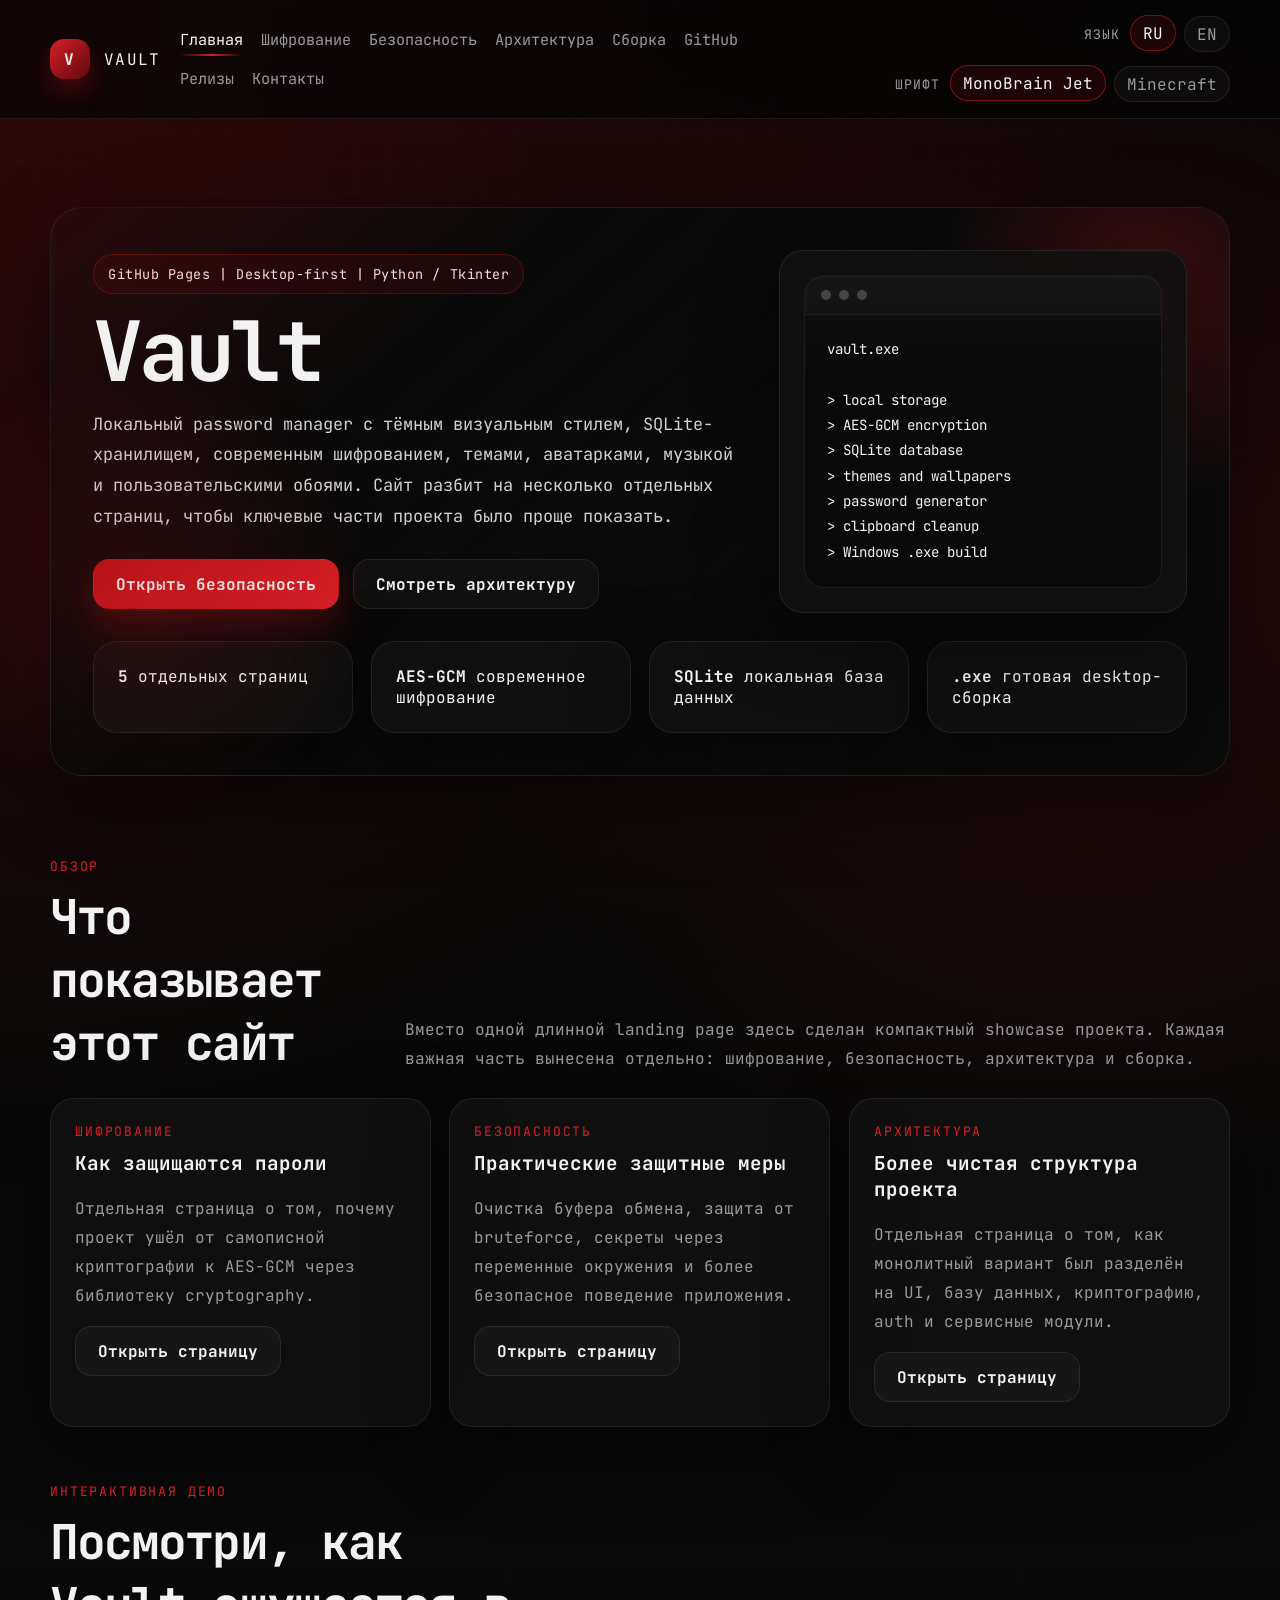
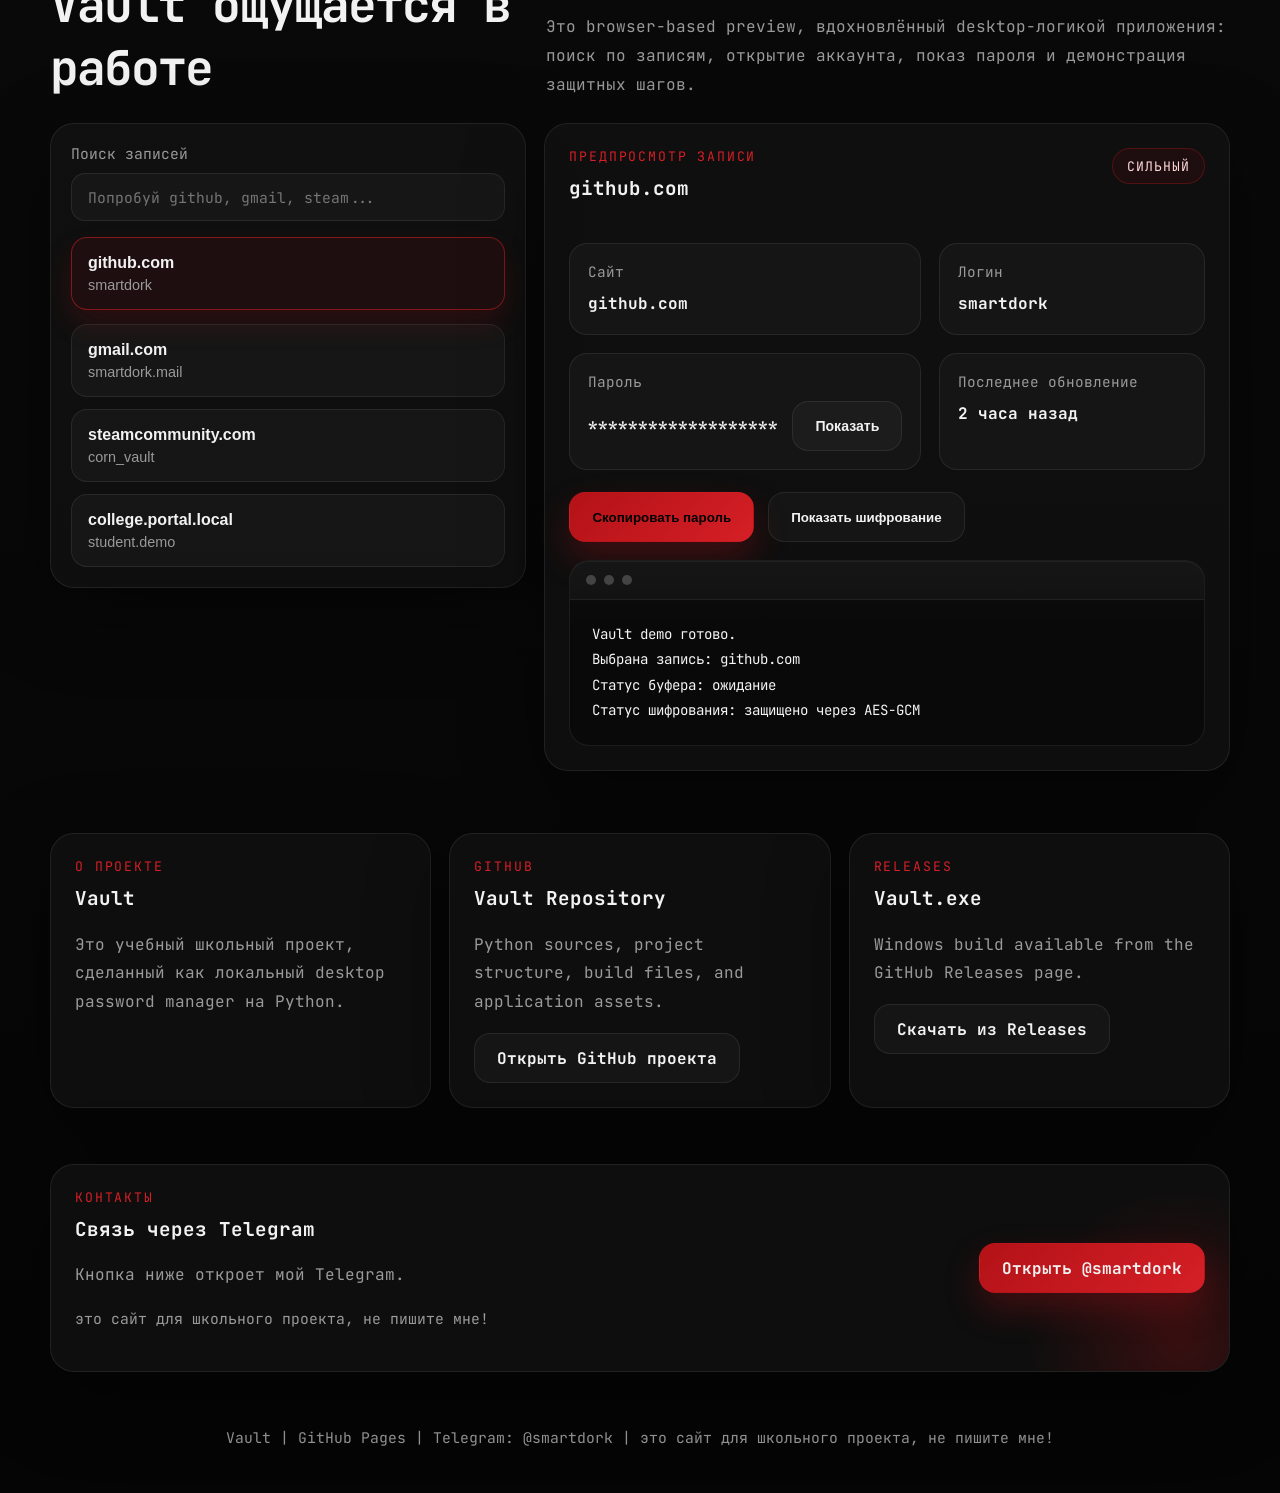
<file: index.html>
<!DOCTYPE html>
<html lang="ru">
<head>
    <meta charset="UTF-8">
    <meta name="viewport" content="width=device-width, initial-scale=1.0">
    <meta name="description" data-i18n-content="hero_text" content="Локальный password manager с тёмным визуальным стилем, SQLite-хранилищем, современным шифрованием, темами, аватарками, музыкой и пользовательскими обоями.">
    <title>Vault | Home</title>
    <link rel="icon" type="image/x-icon" href="app.ico">
    <link rel="preconnect" href="https://fonts.googleapis.com">
    <link rel="preconnect" href="https://fonts.gstatic.com" crossorigin>
    <link href="https://fonts.googleapis.com/css2?family=JetBrains+Mono:wght@400;500;700;800&display=swap" rel="stylesheet">
    <link rel="stylesheet" href="styles.css">
</head>
<body class="font-jetbrains">
    <header class="topbar">
        <div class="container topbar-inner">
            <a class="brand" href="index.html">
                <span class="brand-mark">V</span>
                <span>Vault</span>
            </a>
            <nav class="nav">
                <a class="active" href="index.html" data-i18n="nav_home">Главная</a>
                <a href="encryption.html" data-i18n="nav_encryption">Шифрование</a>
                <a href="security.html" data-i18n="nav_security">Безопасность</a>
                <a href="architecture.html" data-i18n="nav_architecture">Архитектура</a>
                <a href="build.html" data-i18n="nav_build">Сборка</a>
                <a href="https://github.com/alexcrazy226/Vault" target="_blank" rel="noopener noreferrer" data-i18n="nav_github">GitHub</a>
                <a href="https://github.com/alexcrazy226/Vault/releases" target="_blank" rel="noopener noreferrer" data-i18n="nav_releases">Релизы</a>
                <a href="https://t.me/smartdork" target="_blank" rel="noopener noreferrer" data-i18n="nav_contacts">Контакты</a>
            </nav>
            <div class="topbar-controls">
                <div class="control-group">
                    <span class="control-label" data-i18n="control_language">Язык</span>
                    <div class="toggle-row">
                        <button class="toggle-chip is-active" type="button" data-language-button="ru">RU</button>
                        <button class="toggle-chip" type="button" data-language-button="en">EN</button>
                    </div>
                </div>
                <div class="control-group">
                    <span class="control-label" data-i18n="control_font">Шрифт</span>
                    <div class="toggle-row">
                        <button class="toggle-chip is-active" type="button" data-font-button="jetbrains" data-i18n="font_jetbrains">MonoBrain Jet</button>
                        <button class="toggle-chip" type="button" data-font-button="minecraft" data-i18n="font_minecraft">Minecraft</button>
                    </div>
                </div>
            </div>
        </div>
    </header>

    <main id="top">
        <section class="hero">
            <div class="container hero-shell reveal">
                <div class="hero-grid">
                    <div class="hero-copy">
                        <div class="eyebrow" data-i18n="hero_eyebrow">GitHub Pages | Desktop-first | Python / Tkinter</div>
                        <h1>Vault</h1>
                        <p data-i18n="hero_text">Локальный password manager с тёмным визуальным стилем, SQLite-хранилищем, современным шифрованием, темами, аватарками, музыкой и пользовательскими обоями. Сайт разбит на несколько отдельных страниц, чтобы ключевые части проекта было проще показать.</p>
                        <div class="hero-actions">
                            <a class="button button-primary" href="security.html" data-i18n="hero_primary">Открыть безопасность</a>
                            <a class="button button-secondary" href="architecture.html" data-i18n="hero_secondary">Смотреть архитектуру</a>
                        </div>
                    </div>

                    <div class="panel hero-panel floating-panel">
                        <div class="terminal">
                            <div class="terminal-head">
                                <span></span>
                                <span></span>
                                <span></span>
                            </div>
                            <pre>vault.exe

> local storage
> AES-GCM encryption
> SQLite database
> themes and wallpapers
> password generator
> clipboard cleanup
> Windows .exe build</pre>
                        </div>
                    </div>
                </div>

                <div class="stats">
                    <article class="stat reveal reveal-delay-1 tilt-card">
                        <strong>5</strong>
                        <span data-i18n="stat_pages">отдельных страниц</span>
                    </article>
                    <article class="stat reveal reveal-delay-2 tilt-card">
                        <strong>AES-GCM</strong>
                        <span data-i18n="stat_encryption">современное шифрование</span>
                    </article>
                    <article class="stat reveal reveal-delay-3 tilt-card">
                        <strong>SQLite</strong>
                        <span data-i18n="stat_database">локальная база данных</span>
                    </article>
                    <article class="stat reveal reveal-delay-4 tilt-card">
                        <strong>.exe</strong>
                        <span data-i18n="stat_build">готовая desktop-сборка</span>
                    </article>
                </div>
            </div>
        </section>

        <section class="section reveal">
            <div class="container">
                <div class="section-header">
                    <div>
                        <div class="section-tag" data-i18n="overview_tag">Обзор</div>
                        <h2 data-i18n="overview_title">Что показывает этот сайт</h2>
                    </div>
                    <div class="section-copy" data-i18n="overview_copy">Вместо одной длинной landing page здесь сделан компактный showcase проекта. Каждая важная часть вынесена отдельно: шифрование, безопасность, архитектура и сборка.</div>
                </div>

                <div class="feature-grid">
                    <article class="feature-card tilt-card reveal reveal-delay-1">
                        <div class="feature-kicker" data-i18n="card_encryption_tag">Шифрование</div>
                        <h3 data-i18n="card_encryption_title">Как защищаются пароли</h3>
                        <p data-i18n="card_encryption_text">Отдельная страница о том, почему проект ушёл от самописной криптографии к AES-GCM через библиотеку cryptography.</p>
                        <div class="button-row">
                            <a class="button button-secondary" href="encryption.html" data-i18n="open_page">Открыть страницу</a>
                        </div>
                    </article>

                    <article class="feature-card tilt-card reveal reveal-delay-2">
                        <div class="feature-kicker" data-i18n="card_security_tag">Безопасность</div>
                        <h3 data-i18n="card_security_title">Практические защитные меры</h3>
                        <p data-i18n="card_security_text">Очистка буфера обмена, защита от bruteforce, секреты через переменные окружения и более безопасное поведение приложения.</p>
                        <div class="button-row">
                            <a class="button button-secondary" href="security.html" data-i18n="open_page">Открыть страницу</a>
                        </div>
                    </article>

                    <article class="feature-card tilt-card reveal reveal-delay-3">
                        <div class="feature-kicker" data-i18n="card_architecture_tag">Архитектура</div>
                        <h3 data-i18n="card_architecture_title">Более чистая структура проекта</h3>
                        <p data-i18n="card_architecture_text">Отдельная страница о том, как монолитный вариант был разделён на UI, базу данных, криптографию, auth и сервисные модули.</p>
                        <div class="button-row">
                            <a class="button button-secondary" href="architecture.html" data-i18n="open_page">Открыть страницу</a>
                        </div>
                    </article>
                </div>
            </div>
        </section>

        <section class="section reveal">
            <div class="container">
                <div class="section-header">
                    <div>
                        <div class="section-tag" data-i18n="demo_tag">Интерактивная демо</div>
                        <h2 data-i18n="demo_title">Посмотри, как Vault ощущается в работе</h2>
                    </div>
                    <div class="section-copy" data-i18n="demo_copy">Это browser-based preview, вдохновлённый desktop-логикой приложения: поиск по записям, открытие аккаунта, показ пароля и демонстрация защитных шагов.</div>
                </div>

                <div class="demo-shell">
                    <div class="demo-sidebar floating-panel reveal reveal-delay-1">
                        <label class="demo-search">
                            <span data-i18n="search_label">Поиск записей</span>
                            <input id="vaultSearch" type="text" placeholder="Попробуй github, gmail, steam..." data-i18n-placeholder="search_placeholder">
                        </label>

                        <div id="vaultList" class="vault-list" aria-live="polite">
                            <button class="vault-item active" type="button" data-site="github.com" data-login="smartdork" data-password="ghp_x91!vaultDemo42" data-strength="strong" data-last="2h">
                                <strong>github.com</strong>
                                <span>smartdork</span>
                            </button>
                            <button class="vault-item" type="button" data-site="gmail.com" data-login="smartdork.mail" data-password="M4il!Safe#2026" data-strength="strong" data-last="yesterday">
                                <strong>gmail.com</strong>
                                <span>smartdork.mail</span>
                            </button>
                            <button class="vault-item" type="button" data-site="steamcommunity.com" data-login="corn_vault" data-password="St34m?Locker%77" data-strength="strong" data-last="3d">
                                <strong>steamcommunity.com</strong>
                                <span>corn_vault</span>
                            </button>
                            <button class="vault-item" type="button" data-site="college.portal.local" data-login="student.demo" data-password="VaultClass!908" data-strength="medium" data-last="week">
                                <strong>college.portal.local</strong>
                                <span>student.demo</span>
                            </button>
                        </div>
                    </div>

                    <div class="demo-view panel floating-panel reveal reveal-delay-2">
                        <div class="demo-topline">
                            <div>
                                <div class="feature-kicker" data-i18n="preview_tag">Предпросмотр записи</div>
                                <h3 id="demoTitle">github.com</h3>
                            </div>
                            <span id="demoStrength" class="strength-pill">Сильный</span>
                        </div>

                        <div class="demo-fields">
                            <div class="demo-field">
                                <span data-i18n="field_site">Сайт</span>
                                <strong id="demoSite">github.com</strong>
                            </div>
                            <div class="demo-field">
                                <span data-i18n="field_login">Логин</span>
                                <strong id="demoLogin">smartdork</strong>
                            </div>
                            <div class="demo-field">
                                <span data-i18n="field_password">Пароль</span>
                                <div class="password-row">
                                    <strong id="demoPassword">******************</strong>
                                    <button id="togglePassword" class="button button-secondary button-small" type="button" data-i18n="button_reveal">Показать</button>
                                </div>
                            </div>
                            <div class="demo-field">
                                <span data-i18n="field_last">Последнее обновление</span>
                                <strong id="demoLast">2 часа назад</strong>
                            </div>
                        </div>

                        <div class="demo-actions">
                            <button id="copyPassword" class="button button-primary" type="button" data-i18n="button_copy">Скопировать пароль</button>
                            <button id="encryptPreview" class="button button-secondary" type="button" data-i18n="button_encrypt">Показать шифрование</button>
                        </div>

                        <div class="terminal demo-terminal">
                            <div class="terminal-head">
                                <span></span>
                                <span></span>
                                <span></span>
                            </div>
                            <pre id="demoLog">Vault demo готово.
Выбрана запись: github.com
Статус буфера: ожидание
Статус шифрования: защищено через AES-GCM</pre>
                        </div>
                    </div>
                </div>
            </div>
        </section>

        <section class="section reveal">
            <div class="container">
                <div class="feature-grid utility-grid">
                    <article class="feature-card reveal reveal-delay-1">
                        <div class="feature-kicker" data-i18n="project_note_title">О проекте</div>
                        <h3>Vault</h3>
                        <p data-i18n="project_note_text">Это учебный школьный проект, сделанный как локальный desktop password manager на Python.</p>
                    </article>
                    <article class="feature-card reveal reveal-delay-2">
                        <div class="feature-kicker">GitHub</div>
                        <h3>Vault Repository</h3>
                        <p>Python sources, project structure, build files, and application assets.</p>
                        <div class="button-row">
                            <a class="button button-secondary" href="https://github.com/alexcrazy226/Vault" target="_blank" rel="noopener noreferrer" data-i18n="github_button">Открыть GitHub проекта</a>
                        </div>
                    </article>
                    <article class="feature-card reveal reveal-delay-3">
                        <div class="feature-kicker">Releases</div>
                        <h3>Vault.exe</h3>
                        <p>Windows build available from the GitHub Releases page.</p>
                        <div class="button-row">
                            <a class="button button-secondary" href="https://github.com/alexcrazy226/Vault/releases" target="_blank" rel="noopener noreferrer" data-i18n="releases_button">Скачать из Releases</a>
                        </div>
                    </article>
                </div>
            </div>
        </section>

        <section class="section reveal">
            <div class="container">
                <div class="contact-card">
                    <div>
                        <div class="section-tag" data-i18n="contacts_tag">Контакты</div>
                        <h3 data-i18n="contacts_title">Связь через Telegram</h3>
                        <p data-i18n="contacts_text">Кнопка ниже откроет мой Telegram.</p>
                        <p class="project-warning" data-i18n="school_note">это сайт для школьного проекта, не пишите мне!</p>
                    </div>
                    <a class="button button-primary" href="https://t.me/smartdork" target="_blank" rel="noopener noreferrer" data-i18n="contacts_button">Открыть @smartdork</a>
                </div>
            </div>
        </section>
    </main>

    <footer>
        <div class="container" data-i18n="footer_note">Vault | GitHub Pages | Telegram: @smartdork | это сайт для школьного проекта, не пишите мне!</div>
    </footer>
    <script src="script.js"></script>
</body>
</html>
</file>
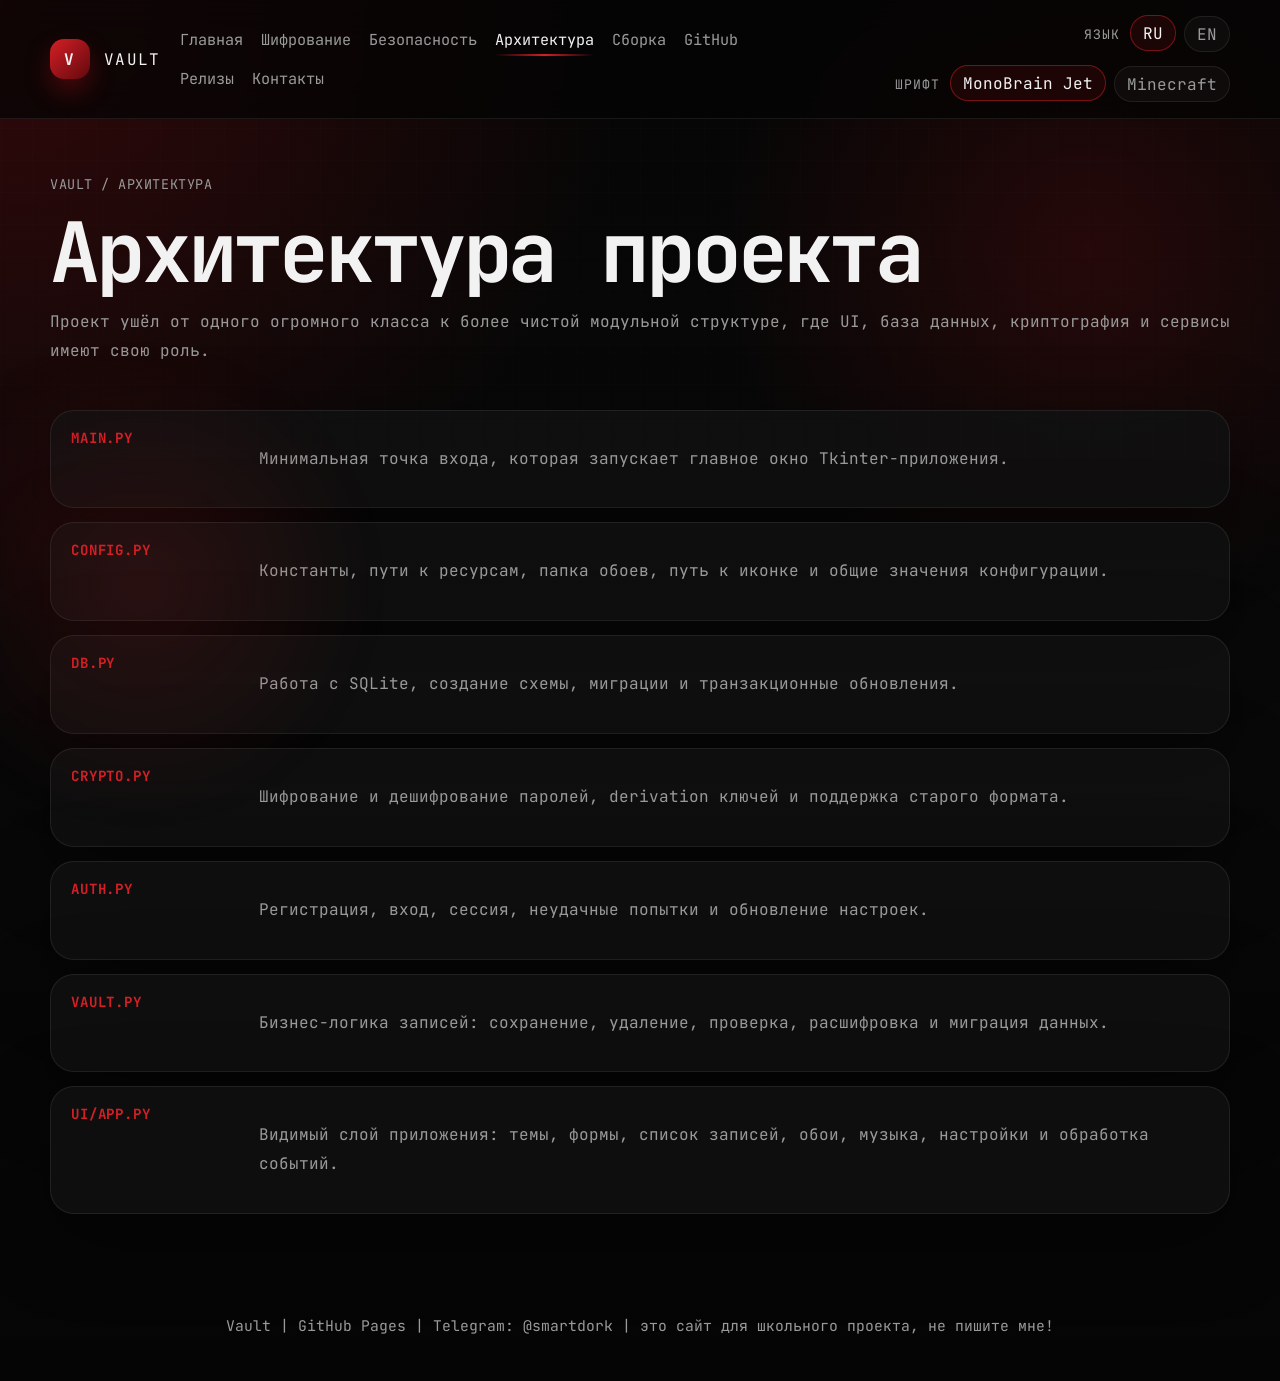
<file: architecture.html>
<!DOCTYPE html>
<html lang="ru">
<head>
    <meta charset="UTF-8">
    <meta name="viewport" content="width=device-width, initial-scale=1.0">
    <meta name="description" content="Vault page about project architecture and modules.">
    <title>Vault | Architecture</title>
    <link rel="icon" type="image/x-icon" href="app.ico">
    <link rel="preconnect" href="https://fonts.googleapis.com">
    <link rel="preconnect" href="https://fonts.gstatic.com" crossorigin>
    <link href="https://fonts.googleapis.com/css2?family=JetBrains+Mono:wght@400;500;700;800&display=swap" rel="stylesheet">
    <link rel="stylesheet" href="styles.css">
</head>
<body class="font-jetbrains">
    <header class="topbar">
        <div class="container topbar-inner">
            <a class="brand" href="index.html">
                <span class="brand-mark">V</span>
                <span>Vault</span>
            </a>
            <nav class="nav">
                <a href="index.html" data-i18n="nav_home">Главная</a>
                <a href="encryption.html" data-i18n="nav_encryption">Шифрование</a>
                <a href="security.html" data-i18n="nav_security">Безопасность</a>
                <a class="active" href="architecture.html" data-i18n="nav_architecture">Архитектура</a>
                <a href="build.html" data-i18n="nav_build">Сборка</a>
                <a href="https://github.com/alexcrazy226/Vault" target="_blank" rel="noopener noreferrer" data-i18n="nav_github">GitHub</a>
                <a href="https://github.com/alexcrazy226/Vault/releases" target="_blank" rel="noopener noreferrer" data-i18n="nav_releases">Релизы</a>
                <a href="https://t.me/smartdork" target="_blank" rel="noopener noreferrer" data-i18n="nav_contacts">Контакты</a>
            </nav>
            <div class="topbar-controls">
                <div class="control-group">
                    <span class="control-label" data-i18n="control_language">Язык</span>
                    <div class="toggle-row">
                        <button class="toggle-chip is-active" type="button" data-language-button="ru">RU</button>
                        <button class="toggle-chip" type="button" data-language-button="en">EN</button>
                    </div>
                </div>
                <div class="control-group">
                    <span class="control-label" data-i18n="control_font">Шрифт</span>
                    <div class="toggle-row">
                        <button class="toggle-chip is-active" type="button" data-font-button="jetbrains" data-i18n="font_jetbrains">MonoBrain Jet</button>
                        <button class="toggle-chip" type="button" data-font-button="minecraft" data-i18n="font_minecraft">Minecraft</button>
                    </div>
                </div>
            </div>
        </div>
    </header>

    <main class="page">
        <div class="container">
            <div class="breadcrumb" data-i18n="architecture_breadcrumb">Vault / Архитектура</div>
            <h1 class="page-title" data-i18n="architecture_title">Архитектура проекта</h1>
            <p class="lead" data-i18n="architecture_lead">Проект ушёл от одного огромного класса к более чистой модульной структуре, где UI, база данных, криптография и сервисы имеют свою роль.</p>

            <section class="content">
                <div class="timeline">
                    <article class="timeline-item">
                        <strong>main.py</strong>
                        <p data-i18n="architecture_main">Минимальная точка входа, которая запускает главное окно Tkinter-приложения.</p>
                    </article>
                    <article class="timeline-item">
                        <strong>config.py</strong>
                        <p data-i18n="architecture_config">Константы, пути к ресурсам, папка обоев, путь к иконке и общие значения конфигурации.</p>
                    </article>
                    <article class="timeline-item">
                        <strong>db.py</strong>
                        <p data-i18n="architecture_db">Работа с SQLite, создание схемы, миграции и транзакционные обновления.</p>
                    </article>
                    <article class="timeline-item">
                        <strong>crypto.py</strong>
                        <p data-i18n="architecture_crypto">Шифрование и дешифрование паролей, derivation ключей и поддержка старого формата.</p>
                    </article>
                    <article class="timeline-item">
                        <strong>auth.py</strong>
                        <p data-i18n="architecture_auth">Регистрация, вход, сессия, неудачные попытки и обновление настроек.</p>
                    </article>
                    <article class="timeline-item">
                        <strong>vault.py</strong>
                        <p data-i18n="architecture_vault">Бизнес-логика записей: сохранение, удаление, проверка, расшифровка и миграция данных.</p>
                    </article>
                    <article class="timeline-item">
                        <strong>ui/app.py</strong>
                        <p data-i18n="architecture_ui">Видимый слой приложения: темы, формы, список записей, обои, музыка, настройки и обработка событий.</p>
                    </article>
                </div>
            </section>
        </div>
    </main>

    <footer>
        <div class="container" data-i18n="footer_note">Vault | GitHub Pages | Telegram: @smartdork | это сайт для школьного проекта, не пишите мне!</div>
    </footer>
    <script src="script.js"></script>
</body>
</html>
</file>
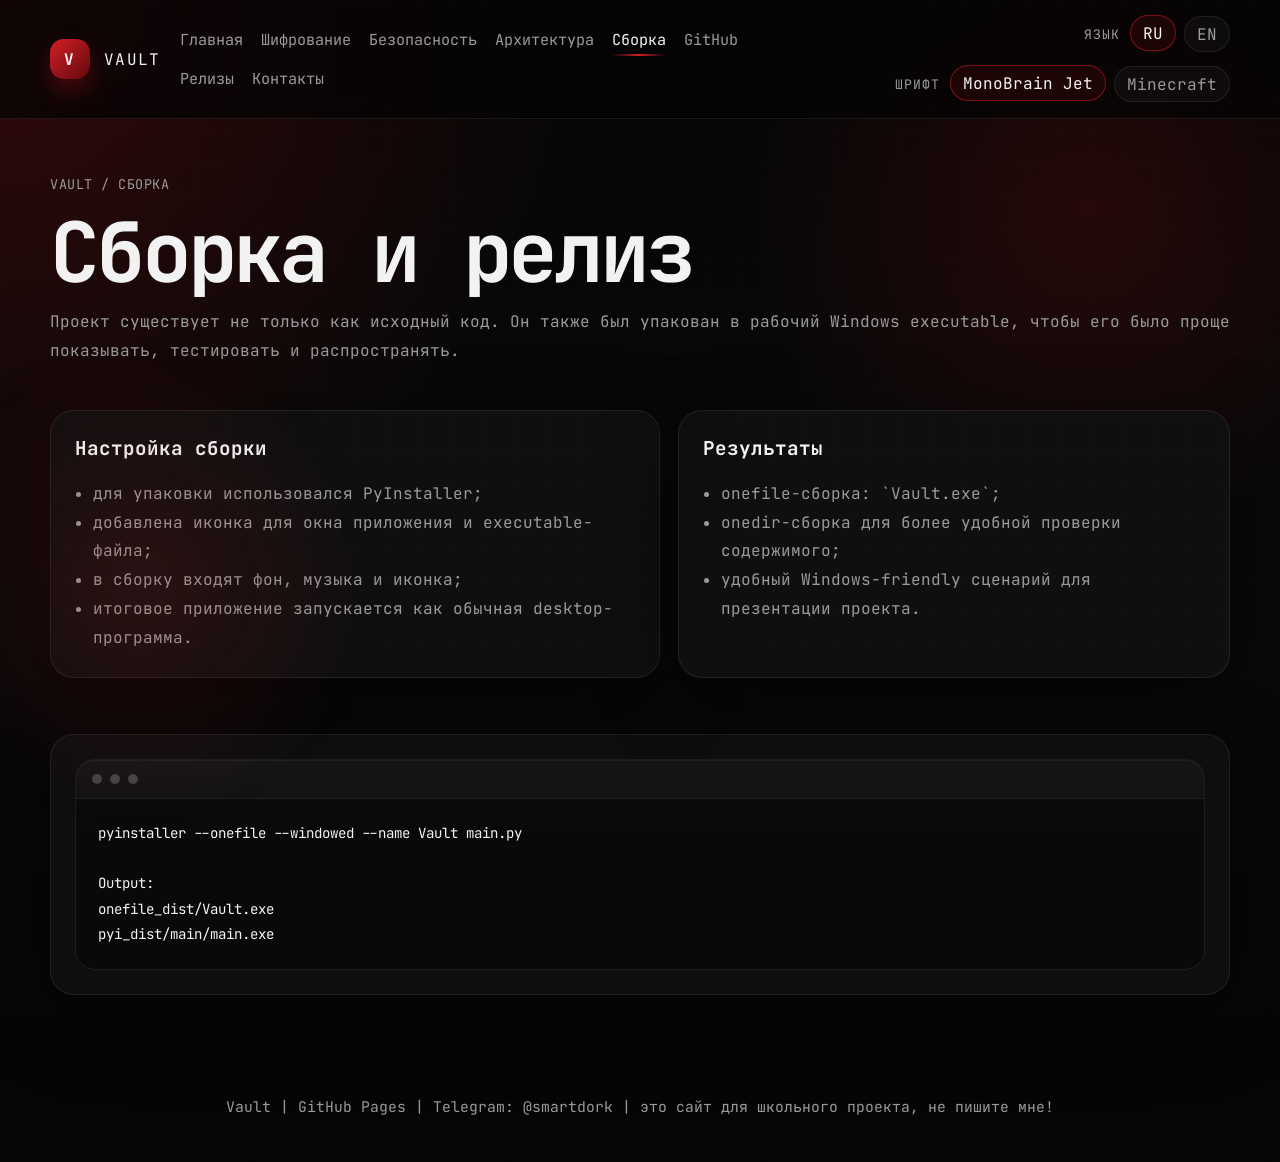
<file: build.html>
<!DOCTYPE html>
<html lang="ru">
<head>
    <meta charset="UTF-8">
    <meta name="viewport" content="width=device-width, initial-scale=1.0">
    <meta name="description" content="Vault page about build process and Windows executable output.">
    <title>Vault | Build</title>
    <link rel="icon" type="image/x-icon" href="app.ico">
    <link rel="preconnect" href="https://fonts.googleapis.com">
    <link rel="preconnect" href="https://fonts.gstatic.com" crossorigin>
    <link href="https://fonts.googleapis.com/css2?family=JetBrains+Mono:wght@400;500;700;800&display=swap" rel="stylesheet">
    <link rel="stylesheet" href="styles.css">
</head>
<body class="font-jetbrains">
    <header class="topbar">
        <div class="container topbar-inner">
            <a class="brand" href="index.html">
                <span class="brand-mark">V</span>
                <span>Vault</span>
            </a>
            <nav class="nav">
                <a href="index.html" data-i18n="nav_home">Главная</a>
                <a href="encryption.html" data-i18n="nav_encryption">Шифрование</a>
                <a href="security.html" data-i18n="nav_security">Безопасность</a>
                <a href="architecture.html" data-i18n="nav_architecture">Архитектура</a>
                <a class="active" href="build.html" data-i18n="nav_build">Сборка</a>
                <a href="https://github.com/alexcrazy226/Vault" target="_blank" rel="noopener noreferrer" data-i18n="nav_github">GitHub</a>
                <a href="https://github.com/alexcrazy226/Vault/releases" target="_blank" rel="noopener noreferrer" data-i18n="nav_releases">Релизы</a>
                <a href="https://t.me/smartdork" target="_blank" rel="noopener noreferrer" data-i18n="nav_contacts">Контакты</a>
            </nav>
            <div class="topbar-controls">
                <div class="control-group">
                    <span class="control-label" data-i18n="control_language">Язык</span>
                    <div class="toggle-row">
                        <button class="toggle-chip is-active" type="button" data-language-button="ru">RU</button>
                        <button class="toggle-chip" type="button" data-language-button="en">EN</button>
                    </div>
                </div>
                <div class="control-group">
                    <span class="control-label" data-i18n="control_font">Шрифт</span>
                    <div class="toggle-row">
                        <button class="toggle-chip is-active" type="button" data-font-button="jetbrains" data-i18n="font_jetbrains">MonoBrain Jet</button>
                        <button class="toggle-chip" type="button" data-font-button="minecraft" data-i18n="font_minecraft">Minecraft</button>
                    </div>
                </div>
            </div>
        </div>
    </header>

    <main class="page">
        <div class="container">
            <div class="breadcrumb" data-i18n="build_breadcrumb">Vault / Сборка</div>
            <h1 class="page-title" data-i18n="build_title">Сборка и релиз</h1>
            <p class="lead" data-i18n="build_lead">Проект существует не только как исходный код. Он также был упакован в рабочий Windows executable, чтобы его было проще показывать, тестировать и распространять.</p>

            <section class="content two-col">
                <article class="card">
                    <h3 data-i18n="build_setup_title">Настройка сборки</h3>
                    <ul>
                        <li data-i18n="build_setup_1">для упаковки использовался PyInstaller;</li>
                        <li data-i18n="build_setup_2">добавлена иконка для окна приложения и executable-файла;</li>
                        <li data-i18n="build_setup_3">в сборку входят фон, музыка и иконка;</li>
                        <li data-i18n="build_setup_4">итоговое приложение запускается как обычная desktop-программа.</li>
                    </ul>
                </article>
                <article class="card">
                    <h3 data-i18n="build_outputs_title">Результаты</h3>
                    <ul>
                        <li data-i18n="build_output_1">onefile-сборка: `Vault.exe`;</li>
                        <li data-i18n="build_output_2">onedir-сборка для более удобной проверки содержимого;</li>
                        <li data-i18n="build_output_3">удобный Windows-friendly сценарий для презентации проекта.</li>
                    </ul>
                </article>
            </section>

            <section class="content">
                <div class="panel">
                    <div class="terminal">
                        <div class="terminal-head">
                            <span></span>
                            <span></span>
                            <span></span>
                        </div>
                        <pre>pyinstaller --onefile --windowed --name Vault main.py

Output:
onefile_dist/Vault.exe
pyi_dist/main/main.exe</pre>
                    </div>
                </div>
            </section>
        </div>
    </main>

    <footer>
        <div class="container" data-i18n="footer_note">Vault | GitHub Pages | Telegram: @smartdork | это сайт для школьного проекта, не пишите мне!</div>
    </footer>
    <script src="script.js"></script>
</body>
</html>
</file>
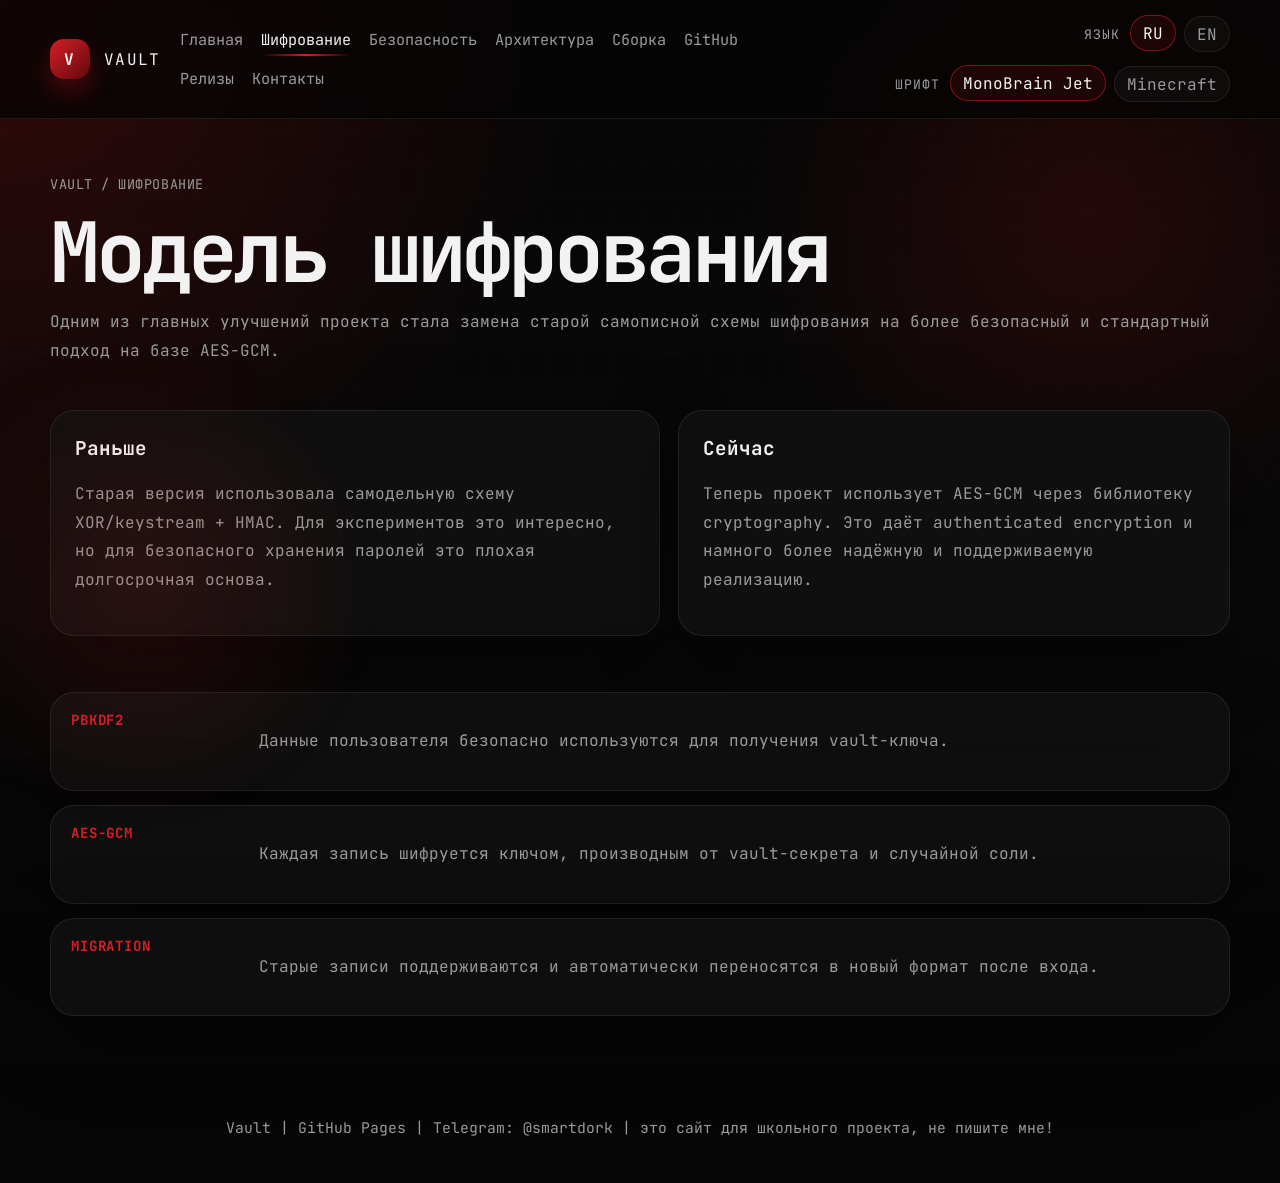
<file: encryption.html>
<!DOCTYPE html>
<html lang="ru">
<head>
    <meta charset="UTF-8">
    <meta name="viewport" content="width=device-width, initial-scale=1.0">
    <meta name="description" content="Vault page about encryption and password protection.">
    <title>Vault | Encryption</title>
    <link rel="icon" type="image/x-icon" href="app.ico">
    <link rel="preconnect" href="https://fonts.googleapis.com">
    <link rel="preconnect" href="https://fonts.gstatic.com" crossorigin>
    <link href="https://fonts.googleapis.com/css2?family=JetBrains+Mono:wght@400;500;700;800&display=swap" rel="stylesheet">
    <link rel="stylesheet" href="styles.css">
</head>
<body class="font-jetbrains">
    <header class="topbar">
        <div class="container topbar-inner">
            <a class="brand" href="index.html">
                <span class="brand-mark">V</span>
                <span>Vault</span>
            </a>
            <nav class="nav">
                <a href="index.html" data-i18n="nav_home">Главная</a>
                <a class="active" href="encryption.html" data-i18n="nav_encryption">Шифрование</a>
                <a href="security.html" data-i18n="nav_security">Безопасность</a>
                <a href="architecture.html" data-i18n="nav_architecture">Архитектура</a>
                <a href="build.html" data-i18n="nav_build">Сборка</a>
                <a href="https://github.com/alexcrazy226/Vault" target="_blank" rel="noopener noreferrer" data-i18n="nav_github">GitHub</a>
                <a href="https://github.com/alexcrazy226/Vault/releases" target="_blank" rel="noopener noreferrer" data-i18n="nav_releases">Релизы</a>
                <a href="https://t.me/smartdork" target="_blank" rel="noopener noreferrer" data-i18n="nav_contacts">Контакты</a>
            </nav>
            <div class="topbar-controls">
                <div class="control-group">
                    <span class="control-label" data-i18n="control_language">Язык</span>
                    <div class="toggle-row">
                        <button class="toggle-chip is-active" type="button" data-language-button="ru">RU</button>
                        <button class="toggle-chip" type="button" data-language-button="en">EN</button>
                    </div>
                </div>
                <div class="control-group">
                    <span class="control-label" data-i18n="control_font">Шрифт</span>
                    <div class="toggle-row">
                        <button class="toggle-chip is-active" type="button" data-font-button="jetbrains" data-i18n="font_jetbrains">MonoBrain Jet</button>
                        <button class="toggle-chip" type="button" data-font-button="minecraft" data-i18n="font_minecraft">Minecraft</button>
                    </div>
                </div>
            </div>
        </div>
    </header>

    <main class="page">
        <div class="container">
            <div class="breadcrumb" data-i18n="encryption_breadcrumb">Vault / Шифрование</div>
            <h1 class="page-title" data-i18n="encryption_title">Модель шифрования</h1>
            <p class="lead" data-i18n="encryption_lead">Одним из главных улучшений проекта стала замена старой самописной схемы шифрования на более безопасный и стандартный подход на базе AES-GCM.</p>

            <section class="content two-col">
                <article class="card">
                    <h3 data-i18n="encryption_before">Раньше</h3>
                    <p data-i18n="encryption_before_text">Старая версия использовала самодельную схему XOR/keystream + HMAC. Для экспериментов это интересно, но для безопасного хранения паролей это плохая долгосрочная основа.</p>
                </article>
                <article class="card">
                    <h3 data-i18n="encryption_now">Сейчас</h3>
                    <p data-i18n="encryption_now_text">Теперь проект использует AES-GCM через библиотеку cryptography. Это даёт authenticated encryption и намного более надёжную и поддерживаемую реализацию.</p>
                </article>
            </section>

            <section class="content">
                <div class="timeline">
                    <article class="timeline-item">
                        <strong>PBKDF2</strong>
                        <p data-i18n="encryption_step1">Данные пользователя безопасно используются для получения vault-ключа.</p>
                    </article>
                    <article class="timeline-item">
                        <strong>AES-GCM</strong>
                        <p data-i18n="encryption_step2">Каждая запись шифруется ключом, производным от vault-секрета и случайной соли.</p>
                    </article>
                    <article class="timeline-item">
                        <strong>Migration</strong>
                        <p data-i18n="encryption_step3">Старые записи поддерживаются и автоматически переносятся в новый формат после входа.</p>
                    </article>
                </div>
            </section>
        </div>
    </main>

    <footer>
        <div class="container" data-i18n="footer_note">Vault | GitHub Pages | Telegram: @smartdork | это сайт для школьного проекта, не пишите мне!</div>
    </footer>
    <script src="script.js"></script>
</body>
</html>
</file>
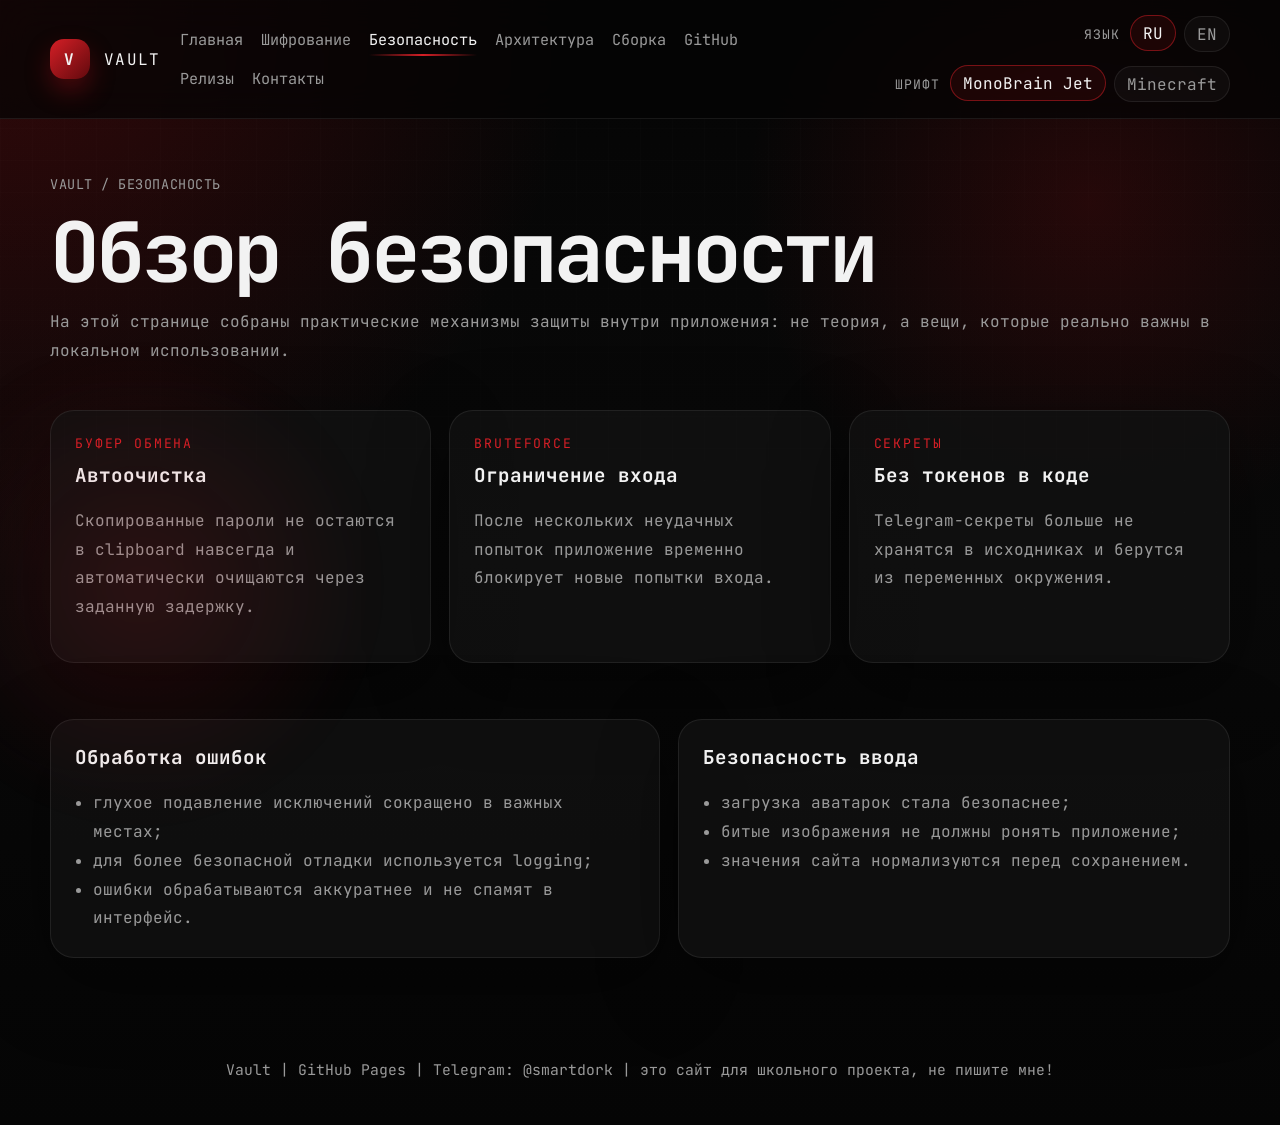
<file: security.html>
<!DOCTYPE html>
<html lang="ru">
<head>
    <meta charset="UTF-8">
    <meta name="viewport" content="width=device-width, initial-scale=1.0">
    <meta name="description" content="Vault page about project security.">
    <title>Vault | Security</title>
    <link rel="icon" type="image/x-icon" href="app.ico">
    <link rel="preconnect" href="https://fonts.googleapis.com">
    <link rel="preconnect" href="https://fonts.gstatic.com" crossorigin>
    <link href="https://fonts.googleapis.com/css2?family=JetBrains+Mono:wght@400;500;700;800&display=swap" rel="stylesheet">
    <link rel="stylesheet" href="styles.css">
</head>
<body class="font-jetbrains">
    <header class="topbar">
        <div class="container topbar-inner">
            <a class="brand" href="index.html">
                <span class="brand-mark">V</span>
                <span>Vault</span>
            </a>
            <nav class="nav">
                <a href="index.html" data-i18n="nav_home">Главная</a>
                <a href="encryption.html" data-i18n="nav_encryption">Шифрование</a>
                <a class="active" href="security.html" data-i18n="nav_security">Безопасность</a>
                <a href="architecture.html" data-i18n="nav_architecture">Архитектура</a>
                <a href="build.html" data-i18n="nav_build">Сборка</a>
                <a href="https://github.com/alexcrazy226/Vault" target="_blank" rel="noopener noreferrer" data-i18n="nav_github">GitHub</a>
                <a href="https://github.com/alexcrazy226/Vault/releases" target="_blank" rel="noopener noreferrer" data-i18n="nav_releases">Релизы</a>
                <a href="https://t.me/smartdork" target="_blank" rel="noopener noreferrer" data-i18n="nav_contacts">Контакты</a>
            </nav>
            <div class="topbar-controls">
                <div class="control-group">
                    <span class="control-label" data-i18n="control_language">Язык</span>
                    <div class="toggle-row">
                        <button class="toggle-chip is-active" type="button" data-language-button="ru">RU</button>
                        <button class="toggle-chip" type="button" data-language-button="en">EN</button>
                    </div>
                </div>
                <div class="control-group">
                    <span class="control-label" data-i18n="control_font">Шрифт</span>
                    <div class="toggle-row">
                        <button class="toggle-chip is-active" type="button" data-font-button="jetbrains" data-i18n="font_jetbrains">MonoBrain Jet</button>
                        <button class="toggle-chip" type="button" data-font-button="minecraft" data-i18n="font_minecraft">Minecraft</button>
                    </div>
                </div>
            </div>
        </div>
    </header>

    <main class="page">
        <div class="container">
            <div class="breadcrumb" data-i18n="security_breadcrumb">Vault / Безопасность</div>
            <h1 class="page-title" data-i18n="security_title">Обзор безопасности</h1>
            <p class="lead" data-i18n="security_lead">На этой странице собраны практические механизмы защиты внутри приложения: не теория, а вещи, которые реально важны в локальном использовании.</p>

            <section class="content feature-grid">
                <article class="feature-card">
                    <div class="feature-kicker" data-i18n="security_clipboard_tag">Буфер обмена</div>
                    <h3 data-i18n="security_clipboard_title">Автоочистка</h3>
                    <p data-i18n="security_clipboard_text">Скопированные пароли не остаются в clipboard навсегда и автоматически очищаются через заданную задержку.</p>
                </article>
                <article class="feature-card">
                    <div class="feature-kicker" data-i18n="security_bruteforce_tag">Bruteforce</div>
                    <h3 data-i18n="security_bruteforce_title">Ограничение входа</h3>
                    <p data-i18n="security_bruteforce_text">После нескольких неудачных попыток приложение временно блокирует новые попытки входа.</p>
                </article>
                <article class="feature-card">
                    <div class="feature-kicker" data-i18n="security_secrets_tag">Секреты</div>
                    <h3 data-i18n="security_secrets_title">Без токенов в коде</h3>
                    <p data-i18n="security_secrets_text">Telegram-секреты больше не хранятся в исходниках и берутся из переменных окружения.</p>
                </article>
            </section>

            <section class="content two-col">
                <article class="card">
                    <h3 data-i18n="security_errors_title">Обработка ошибок</h3>
                    <ul>
                        <li data-i18n="security_error_1">глухое подавление исключений сокращено в важных местах;</li>
                        <li data-i18n="security_error_2">для более безопасной отладки используется logging;</li>
                        <li data-i18n="security_error_3">ошибки обрабатываются аккуратнее и не спамят в интерфейс.</li>
                    </ul>
                </article>
                <article class="card">
                    <h3 data-i18n="security_input_title">Безопасность ввода</h3>
                    <ul>
                        <li data-i18n="security_input_1">загрузка аватарок стала безопаснее;</li>
                        <li data-i18n="security_input_2">битые изображения не должны ронять приложение;</li>
                        <li data-i18n="security_input_3">значения сайта нормализуются перед сохранением.</li>
                    </ul>
                </article>
            </section>
        </div>
    </main>

    <footer>
        <div class="container" data-i18n="footer_note">Vault | GitHub Pages | Telegram: @smartdork | это сайт для школьного проекта, не пишите мне!</div>
    </footer>
    <script src="script.js"></script>
</body>
</html>
</file>
<file: styles.css>
:root {
    --bg: #050505;
    --bg-soft: #101010;
    --bg-panel: rgba(16, 16, 16, 0.88);
    --bg-panel-strong: rgba(10, 10, 10, 0.96);
    --text: #f2f2f2;
    --muted: #9a9a9a;
    --accent: #b31217;
    --accent-bright: #d51f26;
    --line: rgba(255, 255, 255, 0.08);
    --shadow: 0 24px 80px rgba(0, 0, 0, 0.45);
    --radius-xl: 32px;
    --radius-lg: 24px;
    --radius-md: 18px;
    --max-width: 1180px;
    --site-font: "JetBrains Mono", monospace;
    --site-font-display: "JetBrains Mono", monospace;
}

@font-face {
    font-family: "Minecraft";
    src: url("minecraft.ttf") format("truetype");
    font-display: swap;
}

* {
    box-sizing: border-box;
}

html {
    scroll-behavior: smooth;
}

body {
    margin: 0;
    color: var(--text);
    background:
        radial-gradient(circle at top left, rgba(179, 18, 23, 0.26), transparent 34%),
        radial-gradient(circle at 85% 18%, rgba(179, 18, 23, 0.18), transparent 24%),
        linear-gradient(180deg, #050505 0%, #090909 50%, #050505 100%);
    font-family: var(--site-font);
    min-height: 100vh;
    overflow-x: hidden;
}

body.font-minecraft {
    --site-font: "Minecraft", "JetBrains Mono", monospace;
    --site-font-display: "Minecraft", "JetBrains Mono", monospace;
}

body.font-jetbrains {
    --site-font: "JetBrains Mono", monospace;
    --site-font-display: "JetBrains Mono", monospace;
}

body::before {
    content: "";
    position: fixed;
    inset: 0;
    background-image:
        linear-gradient(rgba(255, 255, 255, 0.02) 1px, transparent 1px),
        linear-gradient(90deg, rgba(255, 255, 255, 0.02) 1px, transparent 1px);
    background-size: 32px 32px;
    pointer-events: none;
    mask-image: linear-gradient(180deg, rgba(0, 0, 0, 0.65), transparent 95%);
}

body::after {
    content: "";
    position: fixed;
    inset: auto auto 8% -8%;
    width: 38vw;
    height: 38vw;
    border-radius: 50%;
    background: radial-gradient(circle, rgba(213, 31, 38, 0.14), transparent 68%);
    filter: blur(18px);
    pointer-events: none;
    animation: driftGlow 14s ease-in-out infinite alternate;
}

a {
    color: inherit;
    text-decoration: none;
}

.container {
    width: min(calc(100% - 32px), var(--max-width));
    margin: 0 auto;
}

.topbar {
    position: sticky;
    top: 0;
    z-index: 20;
    backdrop-filter: blur(18px);
    background: rgba(5, 5, 5, 0.72);
    border-bottom: 1px solid var(--line);
}

.topbar-inner {
    display: flex;
    align-items: center;
    justify-content: space-between;
    gap: 20px;
    padding: 16px 0;
}

.brand {
    display: flex;
    align-items: center;
    gap: 14px;
    font-family: var(--site-font-display);
    letter-spacing: 0.08em;
    text-transform: uppercase;
}

.brand-mark {
    width: 40px;
    height: 40px;
    border-radius: 14px;
    display: grid;
    place-items: center;
    background: linear-gradient(135deg, var(--accent-bright), #61090d);
    box-shadow: 0 12px 24px rgba(179, 18, 23, 0.35);
    font-weight: 700;
    transition: transform 0.35s ease, box-shadow 0.35s ease;
}

.brand:hover .brand-mark {
    transform: rotate(-8deg) scale(1.08);
    box-shadow: 0 18px 34px rgba(213, 31, 38, 0.42);
}

.nav {
    display: flex;
    align-items: center;
    flex-wrap: wrap;
    gap: 18px;
    color: var(--muted);
    font-size: 0.95rem;
}

.nav a:hover,
.nav a.active {
    color: var(--text);
}

.nav a {
    position: relative;
    transition: color 0.25s ease;
}

.nav a::after {
    content: "";
    position: absolute;
    left: 0;
    bottom: -6px;
    width: 100%;
    height: 2px;
    transform: scaleX(0);
    transform-origin: left;
    background: linear-gradient(90deg, transparent, var(--accent-bright), transparent);
    transition: transform 0.25s ease;
}

.nav a:hover::after,
.nav a.active::after {
    transform: scaleX(1);
}

.topbar-controls {
    display: flex;
    align-items: center;
    flex-wrap: wrap;
    justify-content: end;
    gap: 14px;
}

.control-group {
    display: flex;
    align-items: center;
    gap: 10px;
}

.control-label {
    color: var(--muted);
    font-size: 0.82rem;
    text-transform: uppercase;
    letter-spacing: 0.08em;
}

.toggle-row {
    display: flex;
    gap: 8px;
    flex-wrap: wrap;
}

.toggle-chip {
    min-height: 36px;
    padding: 0 12px;
    border-radius: 999px;
    border: 1px solid var(--line);
    background: rgba(255, 255, 255, 0.03);
    color: var(--muted);
    font: inherit;
    cursor: pointer;
    transition: transform 0.2s ease, border-color 0.2s ease, color 0.2s ease, background 0.2s ease;
}

.toggle-chip:hover,
.toggle-chip.is-active {
    transform: translateY(-1px);
    border-color: rgba(213, 31, 38, 0.5);
    color: var(--text);
    background: rgba(179, 18, 23, 0.12);
}

.mobile-menu-toggle {
    display: none;
    min-height: 42px;
    padding: 0 16px;
    border-radius: 999px;
    border: 1px solid rgba(213, 31, 38, 0.42);
    background: rgba(179, 18, 23, 0.14);
    color: var(--text);
    font: inherit;
    cursor: pointer;
    box-shadow: 0 14px 28px rgba(179, 18, 23, 0.14);
}

.page {
    padding: 56px 0 46px;
}

.hero {
    padding: 88px 0 54px;
}

.hero-shell,
.panel,
.card,
.timeline-item,
.contact-card,
.feature-card,
.stat {
    border: 1px solid var(--line);
    border-radius: var(--radius-lg);
    background: var(--bg-panel);
    box-shadow: var(--shadow);
}

.hero-shell {
    position: relative;
    overflow: hidden;
    border-radius: var(--radius-xl);
    background:
        linear-gradient(140deg, rgba(179, 18, 23, 0.18), rgba(5, 5, 5, 0.06) 28%, rgba(10, 10, 10, 0.94) 70%),
        var(--bg-panel-strong);
    padding: 42px;
}

.hero-shell::after {
    content: "";
    position: absolute;
    width: 420px;
    height: 420px;
    right: -120px;
    top: -120px;
    border-radius: 50%;
    background: radial-gradient(circle, rgba(213, 31, 38, 0.28), transparent 70%);
    pointer-events: none;
    animation: orbitGlow 12s linear infinite;
}

.hero-grid,
.two-col,
.feature-grid,
.stats,
.demo-shell,
.demo-fields {
    display: grid;
    gap: 18px;
}

.hero-grid {
    position: relative;
    z-index: 1;
    grid-template-columns: 1.45fr 0.9fr;
    gap: 28px;
    align-items: center;
}

.hero-copy {
    position: relative;
    z-index: 1;
}

.two-col {
    grid-template-columns: 1.05fr 0.95fr;
}

.feature-grid {
    grid-template-columns: repeat(3, 1fr);
}

.utility-grid {
    margin-top: 6px;
}

.stats {
    grid-template-columns: repeat(4, 1fr);
    margin-top: 28px;
}

.demo-shell {
    grid-template-columns: 0.82fr 1.18fr;
    align-items: start;
}

.demo-sidebar {
    border: 1px solid var(--line);
    border-radius: var(--radius-lg);
    background: rgba(255, 255, 255, 0.03);
    box-shadow: var(--shadow);
    padding: 20px;
}

.demo-search {
    display: grid;
    gap: 10px;
    margin-bottom: 18px;
    color: var(--muted);
    font-size: 0.92rem;
}

.demo-search input {
    width: 100%;
    min-height: 48px;
    border-radius: 14px;
    border: 1px solid var(--line);
    background: rgba(255, 255, 255, 0.03);
    color: var(--text);
    padding: 0 16px;
    font: inherit;
    outline: none;
}

.demo-search input:focus {
    border-color: rgba(213, 31, 38, 0.6);
    box-shadow: 0 0 0 4px rgba(179, 18, 23, 0.14);
}

.vault-list {
    display: grid;
    gap: 12px;
}

.vault-item {
    width: 100%;
    display: grid;
    gap: 5px;
    text-align: left;
    padding: 16px;
    color: var(--text);
    background: rgba(255, 255, 255, 0.03);
    border: 1px solid var(--line);
    border-radius: 16px;
    cursor: pointer;
    transition: transform 0.25s ease, border-color 0.25s ease, background 0.25s ease, box-shadow 0.25s ease;
}

.vault-item:hover,
.vault-item.active {
    transform: translateY(-2px);
    border-color: rgba(213, 31, 38, 0.55);
    background: rgba(179, 18, 23, 0.1);
    box-shadow: 0 14px 28px rgba(179, 18, 23, 0.18);
}

.vault-item strong {
    font-size: 1rem;
}

.vault-item span {
    color: var(--muted);
    font-size: 0.9rem;
}

.demo-view {
    padding: 28px;
}

.demo-topline {
    display: flex;
    align-items: start;
    justify-content: space-between;
    gap: 16px;
    margin-bottom: 22px;
}

.strength-pill {
    display: inline-flex;
    align-items: center;
    min-height: 36px;
    padding: 0 14px;
    border-radius: 999px;
    border: 1px solid rgba(213, 31, 38, 0.28);
    background: rgba(179, 18, 23, 0.1);
    color: #ffd8da;
    font-family: var(--site-font-display);
    font-size: 0.82rem;
    text-transform: uppercase;
    letter-spacing: 0.08em;
}

.demo-fields {
    grid-template-columns: repeat(2, 1fr);
    margin-bottom: 22px;
}

.demo-field {
    border: 1px solid var(--line);
    border-radius: 18px;
    background: rgba(255, 255, 255, 0.03);
    padding: 18px;
}

.demo-field span {
    display: block;
    margin-bottom: 10px;
    color: var(--muted);
    font-size: 0.9rem;
}

.demo-field strong {
    font-size: 1rem;
    line-height: 1.6;
}

.password-row {
    display: flex;
    align-items: center;
    justify-content: space-between;
    gap: 14px;
}

.button-small {
    min-height: 40px;
    padding: 0 16px;
    font-size: 0.88rem;
}

.demo-actions {
    display: flex;
    flex-wrap: wrap;
    gap: 14px;
    margin-bottom: 18px;
}

.demo-terminal pre {
    min-height: 130px;
}

.eyebrow,
.section-tag,
.feature-kicker {
    font-family: var(--site-font-display);
}

.eyebrow {
    display: inline-flex;
    align-items: center;
    gap: 10px;
    padding: 10px 14px;
    border-radius: 999px;
    border: 1px solid rgba(213, 31, 38, 0.28);
    background: rgba(179, 18, 23, 0.1);
    color: #ffd8da;
    font-size: 0.84rem;
    letter-spacing: 0.04em;
}

h1 {
    margin: 18px 0;
    font-size: clamp(2.8rem, 7vw, 5.2rem);
    line-height: 0.95;
    letter-spacing: -0.05em;
}

h2 {
    margin: 0;
    font-size: clamp(1.9rem, 4vw, 3rem);
    letter-spacing: -0.04em;
}

h3 {
    margin-top: 0;
    font-size: 1.2rem;
}

.lead,
.section-copy,
.card p,
.feature-card p,
.timeline-item p,
.contact-card p,
.content p,
.content li {
    color: var(--muted);
    line-height: 1.8;
}

.hero p {
    max-width: 660px;
    color: #d1d1d1;
    font-size: 1.06rem;
    line-height: 1.8;
    margin: 0 0 28px;
}

.hero-actions,
.button-row {
    display: flex;
    flex-wrap: wrap;
    gap: 14px;
}

.button {
    display: inline-flex;
    align-items: center;
    justify-content: center;
    min-height: 50px;
    padding: 0 22px;
    border-radius: 16px;
    border: 1px solid transparent;
    font-weight: 700;
    position: relative;
    overflow: hidden;
    transition: transform 0.24s ease, border-color 0.24s ease, background 0.24s ease, box-shadow 0.24s ease;
}

.button:hover {
    transform: translateY(-3px) scale(1.01);
}

.button::before {
    content: "";
    position: absolute;
    inset: 0;
    background: linear-gradient(120deg, transparent 25%, rgba(255, 255, 255, 0.18) 50%, transparent 75%);
    transform: translateX(-120%);
    transition: transform 0.6s ease;
}

.button:hover::before {
    transform: translateX(120%);
}

.button-primary {
    background: linear-gradient(135deg, var(--accent), var(--accent-bright));
    box-shadow: 0 16px 34px rgba(179, 18, 23, 0.3);
}

.button-primary:hover {
    box-shadow: 0 22px 44px rgba(213, 31, 38, 0.38);
}

.button-secondary {
    border-color: var(--line);
    background: rgba(255, 255, 255, 0.03);
    color: var(--text);
}

.button-secondary:hover {
    border-color: rgba(213, 31, 38, 0.5);
    box-shadow: 0 14px 28px rgba(213, 31, 38, 0.12);
}

.panel,
.card,
.feature-card,
.stat,
.contact-card {
    padding: 24px;
    transition: transform 0.28s ease, border-color 0.28s ease, box-shadow 0.28s ease, background 0.28s ease;
}

.panel:hover,
.card:hover,
.feature-card:hover,
.stat:hover,
.contact-card:hover,
.demo-sidebar:hover {
    border-color: rgba(213, 31, 38, 0.32);
    box-shadow: 0 28px 90px rgba(0, 0, 0, 0.5);
}

.terminal {
    border-radius: 20px;
    overflow: hidden;
    border: 1px solid rgba(255, 255, 255, 0.08);
    background: #090909;
    box-shadow: inset 0 1px 0 rgba(255, 255, 255, 0.05);
    position: relative;
}

.terminal::after {
    content: "";
    position: absolute;
    inset: 0;
    background: linear-gradient(180deg, rgba(255, 255, 255, 0.02), transparent 35%);
    pointer-events: none;
}

.terminal-head {
    display: flex;
    gap: 8px;
    padding: 14px 16px;
    border-bottom: 1px solid rgba(255, 255, 255, 0.06);
    background: rgba(255, 255, 255, 0.03);
}

.terminal-head span {
    width: 10px;
    height: 10px;
    border-radius: 50%;
    background: rgba(255, 255, 255, 0.2);
}

.terminal pre {
    margin: 0;
    padding: 22px;
    color: #f4f4f4;
    font-family: var(--site-font-display);
    font-size: 0.88rem;
    line-height: 1.8;
    white-space: pre-wrap;
}

.section,
.content {
    padding: 28px 0;
}

.section-header {
    display: flex;
    align-items: end;
    justify-content: space-between;
    gap: 24px;
    margin-bottom: 24px;
}

.section-tag,
.feature-kicker {
    color: var(--accent-bright);
    font-size: 0.82rem;
    text-transform: uppercase;
    letter-spacing: 0.14em;
    margin-bottom: 10px;
}

.card ul,
.feature-card ul,
.content ul {
    margin: 12px 0 0;
    padding-left: 18px;
}

.timeline {
    display: grid;
    gap: 14px;
}

.timeline-item {
    padding: 18px 20px;
    display: grid;
    grid-template-columns: 170px 1fr;
    gap: 18px;
    align-items: start;
}

.timeline-item strong {
    color: var(--accent-bright);
    font-family: var(--site-font-display);
    font-size: 0.88rem;
    letter-spacing: 0.06em;
    text-transform: uppercase;
}

.contact-card {
    display: flex;
    align-items: center;
    justify-content: space-between;
    gap: 24px;
    overflow: hidden;
    position: relative;
}

.contact-card::before {
    content: "";
    position: absolute;
    inset: auto -100px -120px auto;
    width: 300px;
    height: 300px;
    border-radius: 50%;
    background: radial-gradient(circle, rgba(179, 18, 23, 0.25), transparent 72%);
    pointer-events: none;
}

.contact-card > * {
    position: relative;
    z-index: 1;
}

.project-warning {
    color: #ffd8da;
    font-size: 0.92rem;
}

.page-title {
    margin-bottom: 10px;
}

.breadcrumb {
    color: var(--muted);
    font-family: var(--site-font-display);
    font-size: 0.84rem;
    letter-spacing: 0.04em;
    text-transform: uppercase;
    margin-bottom: 20px;
}

footer {
    padding: 28px 0 46px;
    color: var(--muted);
    text-align: center;
    font-size: 0.92rem;
}

.reveal {
    opacity: 0;
    transform: translateY(34px);
    transition: opacity 0.75s ease, transform 0.75s cubic-bezier(0.2, 0.7, 0.2, 1);
}

.reveal.is-visible {
    opacity: 1;
    transform: translateY(0);
}

.reveal-delay-1 {
    transition-delay: 0.08s;
}

.reveal-delay-2 {
    transition-delay: 0.16s;
}

.reveal-delay-3 {
    transition-delay: 0.24s;
}

.reveal-delay-4 {
    transition-delay: 0.32s;
}

.floating-panel {
    animation: floatCard 6.5s ease-in-out infinite;
}

.tilt-card {
    transform-style: preserve-3d;
    will-change: transform;
}

@keyframes driftGlow {
    0% {
        transform: translate3d(0, 0, 0) scale(1);
    }
    100% {
        transform: translate3d(12vw, -4vh, 0) scale(1.12);
    }
}

@keyframes orbitGlow {
    0% {
        transform: rotate(0deg) scale(1);
    }
    50% {
        transform: rotate(180deg) scale(1.05);
    }
    100% {
        transform: rotate(360deg) scale(1);
    }
}

@keyframes floatCard {
    0%,
    100% {
        transform: translateY(0);
    }
    50% {
        transform: translateY(-8px);
    }
}

@media (max-width: 1180px) {
    .topbar-inner {
        align-items: start;
        flex-direction: column;
    }

    .topbar-controls {
        justify-content: start;
    }
}

@media (max-width: 1024px) {
    .hero-grid,
    .two-col,
    .feature-grid,
    .demo-shell {
        grid-template-columns: 1fr;
    }

    .stats {
        grid-template-columns: repeat(2, 1fr);
    }

    .floating-panel {
        animation-duration: 7.5s;
    }
}

@media (max-width: 720px) {
    .container {
        width: min(calc(100% - 22px), var(--max-width));
    }

    .topbar {
        background: rgba(5, 5, 5, 0.9);
    }

    .topbar-inner {
        display: grid;
        grid-template-columns: 1fr auto;
        gap: 14px;
        padding: 12px 0;
    }

    .mobile-menu-toggle {
        display: inline-flex;
        align-items: center;
        justify-content: center;
    }

    .brand {
        min-height: 42px;
    }

    .brand-mark {
        width: 36px;
        height: 36px;
        border-radius: 12px;
    }

    .hero {
        padding: 34px 0 28px;
    }

    .hero-shell,
    .panel,
    .card,
    .feature-card,
    .contact-card,
    .stat {
        padding: 22px;
    }

    .nav {
        display: none;
    }

    body.mobile-nav-open .nav {
        grid-column: 1 / -1;
        display: grid;
        width: 100%;
        gap: 10px;
        padding: 14px;
        border: 1px solid var(--line);
        border-radius: 22px;
        background: rgba(12, 12, 12, 0.96);
        box-shadow: var(--shadow);
    }

    body.mobile-nav-open .nav a {
        min-height: 44px;
        display: flex;
        align-items: center;
        padding: 0 12px;
        border-radius: 14px;
        background: rgba(255, 255, 255, 0.03);
    }

    body.mobile-nav-open .nav a.active,
    body.mobile-nav-open .nav a:hover {
        background: rgba(179, 18, 23, 0.12);
    }

    .topbar-controls {
        grid-column: 1 / -1;
        display: grid;
        width: 100%;
        gap: 10px;
    }

    .toggle-row {
        width: 100%;
    }

    .toggle-chip {
        flex: 1;
        justify-content: center;
        min-width: 0;
    }

    .stats {
        grid-template-columns: 1fr;
    }

    .section-header,
    .contact-card,
    .timeline-item,
    .demo-fields {
        grid-template-columns: 1fr;
        display: grid;
    }

    .timeline-item {
        gap: 10px;
    }

    .password-row,
    .demo-topline,
    .control-group {
        flex-direction: column;
        align-items: start;
    }

    .hero-actions,
    .button-row,
    .demo-actions {
        display: grid;
        grid-template-columns: 1fr;
        width: 100%;
    }

    .button {
        width: 100%;
    }

    .eyebrow {
        align-items: start;
        white-space: normal;
    }

    h1 {
        font-size: clamp(2.55rem, 20vw, 4rem);
    }

    h2 {
        font-size: clamp(1.55rem, 10vw, 2.25rem);
    }

    .hero p,
    .lead,
    .section-copy,
    .card p,
    .feature-card p,
    .timeline-item p,
    .contact-card p,
    .content p,
    .content li {
        line-height: 1.7;
    }

    .terminal pre {
        padding: 18px;
        font-size: 0.78rem;
    }

    body::after {
        width: 70vw;
        height: 70vw;
    }
}

@media (max-width: 430px) {
    .hero-shell,
    .panel,
    .card,
    .feature-card,
    .contact-card,
    .stat,
    .demo-sidebar,
    .demo-view {
        padding: 18px;
        border-radius: 20px;
    }

    .section,
    .content {
        padding: 20px 0;
    }

    .control-label {
        font-size: 0.76rem;
    }

    .toggle-chip {
        padding: 0 9px;
        font-size: 0.78rem;
    }

    .demo-field {
        padding: 14px;
    }

    .timeline-item {
        padding: 16px;
    }

    footer {
        font-size: 0.78rem;
        line-height: 1.7;
    }
}
</file>
